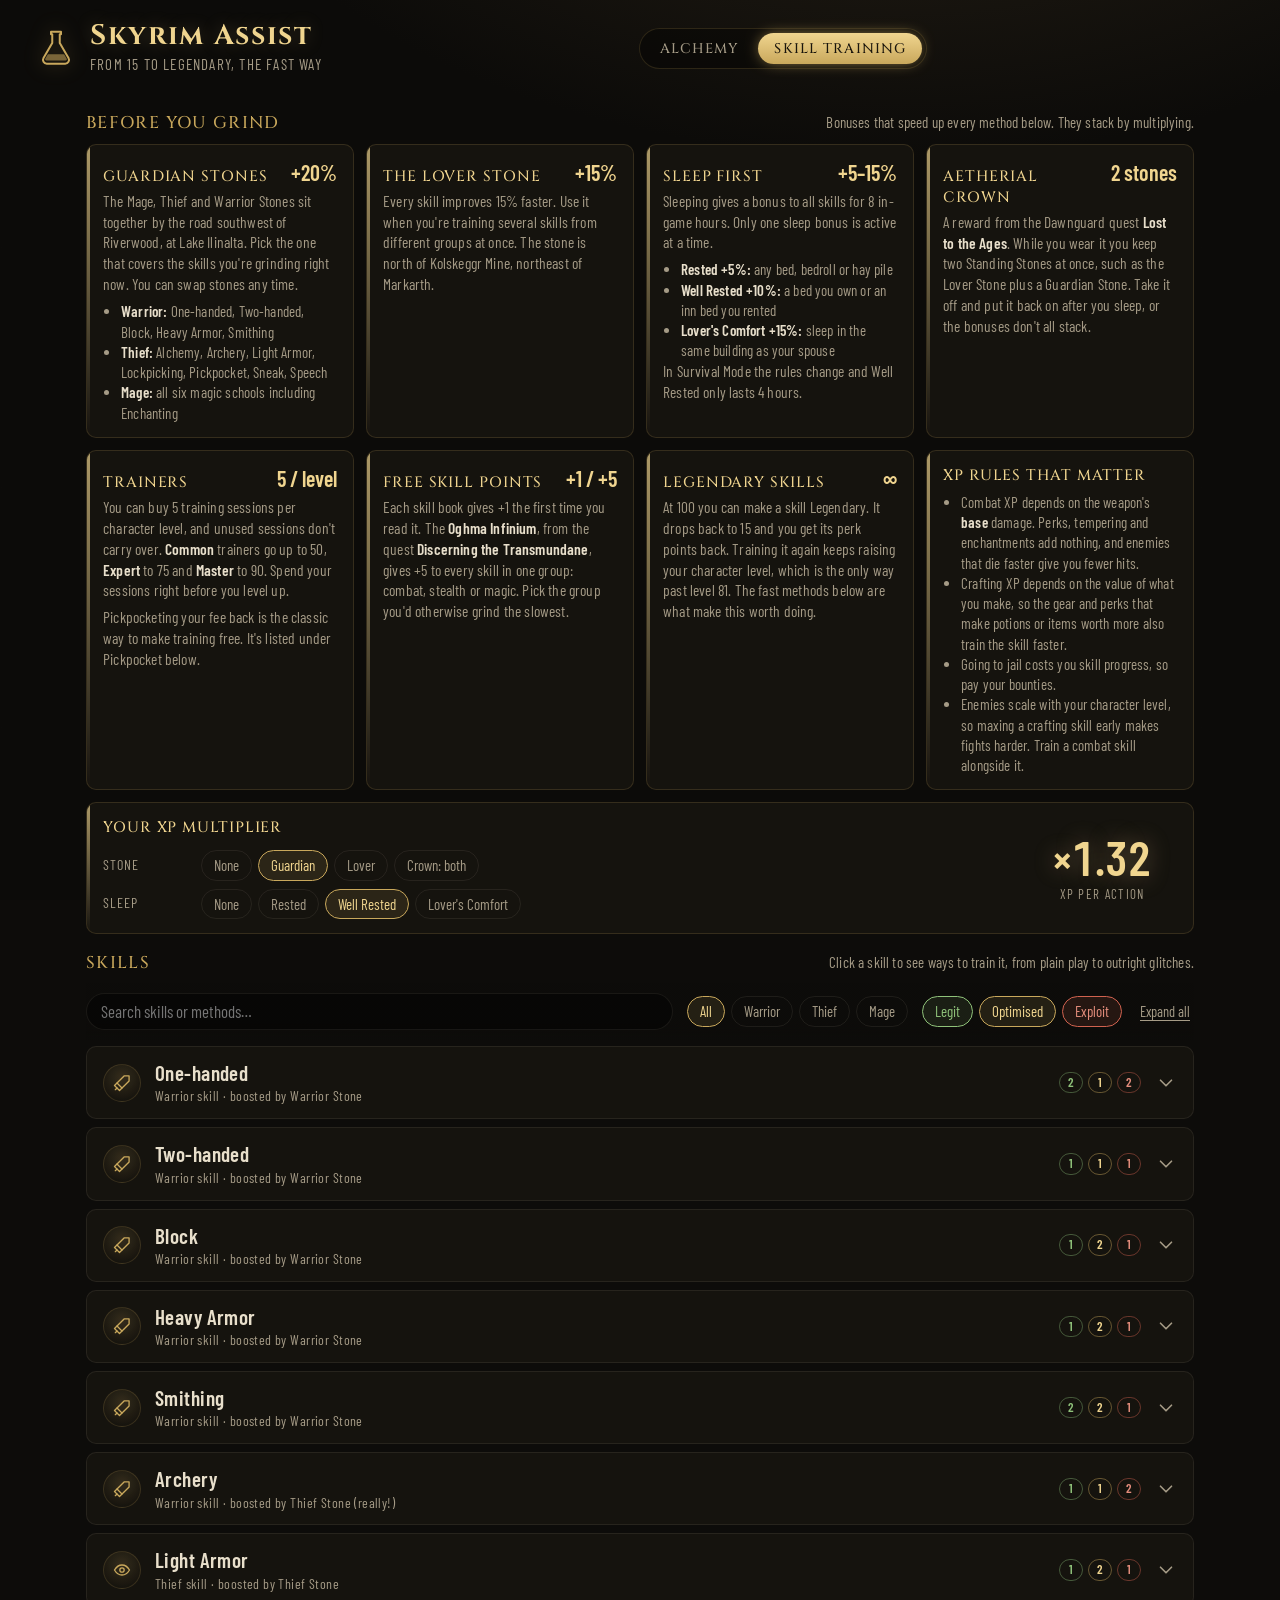
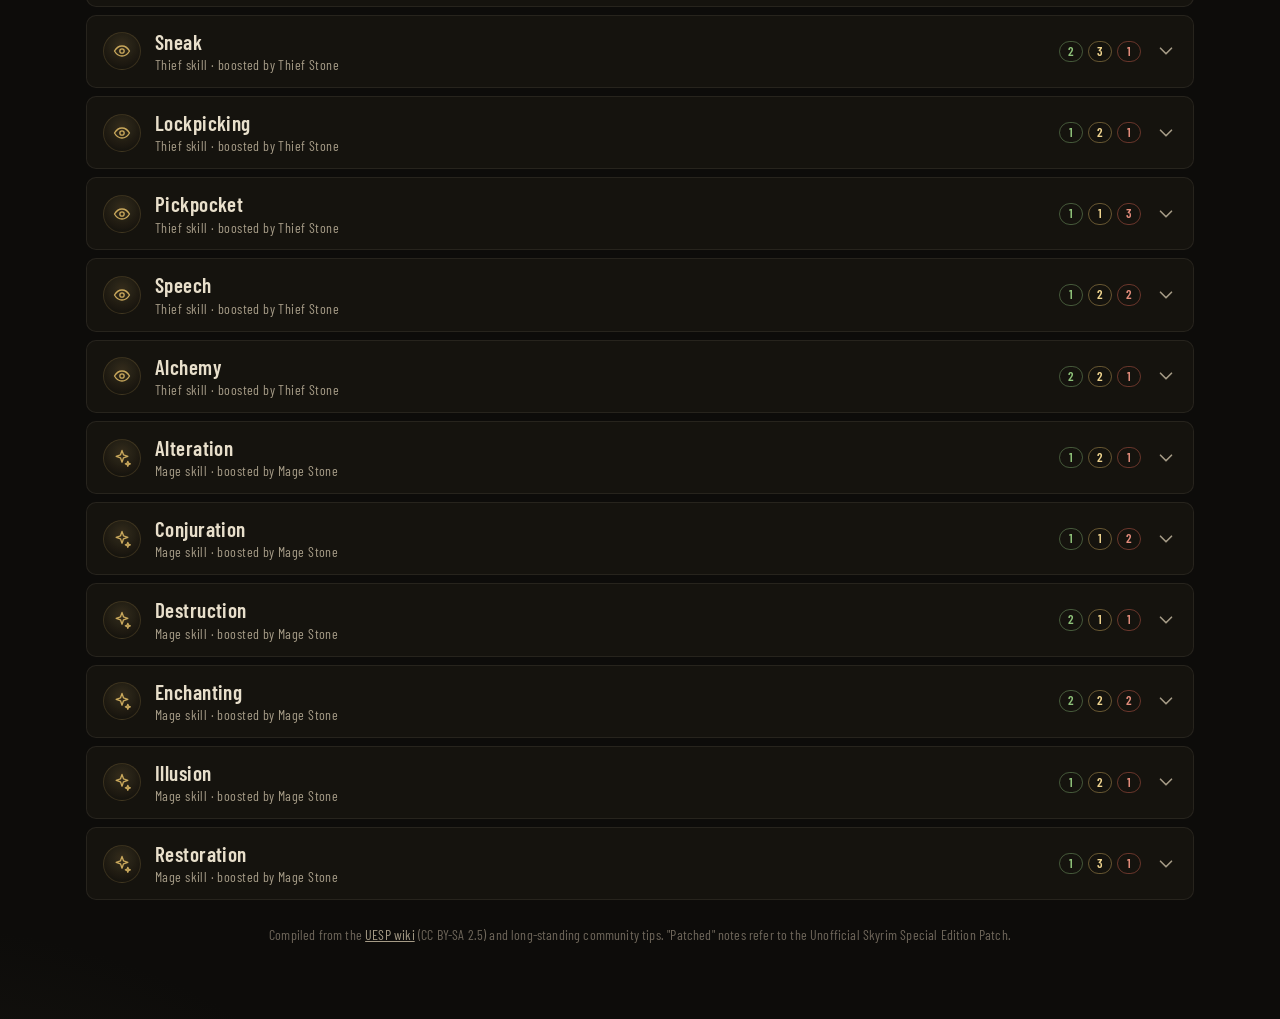
<file: public/skills.html>
<!doctype html>
<html lang="en">
<head>
  <meta charset="utf-8" />
  <meta name="viewport" content="width=device-width, initial-scale=1" />
  <title>Skill Training · Skyrim Assist</title>
  <link rel="icon" href="data:image/svg+xml,%3Csvg xmlns='http://www.w3.org/2000/svg' viewBox='0 0 32 32'%3E%3Cpath d='M12 3h8v2h-1v7l7 12a3 3 0 0 1-2.6 4.5H8.6A3 3 0 0 1 6 24l7-12V5h-1z' fill='%23c9a85c'/%3E%3C/svg%3E" />
  <link rel="preconnect" href="https://fonts.googleapis.com" />
  <link rel="preconnect" href="https://fonts.gstatic.com" crossorigin />
  <link href="https://fonts.googleapis.com/css2?family=Barlow+Condensed:wght@400;500;600&family=Cinzel:wght@500;700&display=swap" rel="stylesheet" />
  <link rel="stylesheet" href="style.css" />
</head>
<body>
  <div class="bg-smoke" aria-hidden="true"></div>

  <header class="top">
    <div class="brand">
      <svg class="brand-icon" viewBox="0 0 32 32" aria-hidden="true"><path d="M12 3h8v2h-1v7l7 12a3 3 0 0 1-2.6 4.5H8.6A3 3 0 0 1 6 24l7-12V5h-1z" fill="none" stroke="currentColor" stroke-width="1.6" stroke-linejoin="round"/><path d="M9.5 21h13l2 3.4a1 1 0 0 1-.9 1.6H8.4a1 1 0 0 1-.9-1.6z" fill="currentColor" opacity=".55"/></svg>
      <div>
        <h1>Skyrim Assist</h1>
        <p class="tagline">From 15 to legendary, the fast way</p>
      </div>
    </div>
    <nav class="tabs" aria-label="Pages">
      <a href="./">Alchemy</a>
      <a href="skills.html" aria-current="page">Skill Training</a>
    </nav>
    <div class="summary"></div>
  </header>

  <main class="skills-page">
    <div class="section-title">
      <h2>Before you grind</h2>
      <p>Bonuses that speed up every method below. They stack by multiplying.</p>
    </div>
    <div class="meta-grid" id="meta"></div>

    <div class="section-title">
      <h2>Skills</h2>
      <p>Click a skill to see ways to train it, from plain play to outright glitches.</p>
    </div>
    <div class="toolbar">
      <input class="search" id="search" type="search" placeholder="Search skills or methods…" aria-label="Search skills or methods" />
      <div class="chips" id="groupChips" role="group" aria-label="Skill group"></div>
      <div class="chips" id="tierChips" role="group" aria-label="Method type"></div>
      <button class="link-btn" id="toggleAll">Expand all</button>
    </div>
    <ul class="skills" id="skills"></ul>
    <div class="no-results" id="noResults" hidden>No skills match that search.</div>

    <p class="page-foot">Compiled from the <a href="https://en.uesp.net/wiki/Skyrim:Skills" target="_blank" rel="noopener">UESP wiki</a> (CC BY-SA 2.5) and long-standing community tips. "Patched" notes refer to the Unofficial Skyrim Special Edition Patch.</p>
  </main>

  <script src="skills.js"></script>
</body>
</html>
</file>
<file: public/style.css>
:root {
  --bg: #0d0c0a;
  --bg-2: #15130f;
  --panel: rgba(24, 21, 17, 0.82);
  --panel-edge: rgba(201, 168, 92, 0.18);
  --line: rgba(232, 222, 200, 0.08);
  --text: #e8dfcb;
  --text-dim: #a59b86;
  --text-faint: #6e665a;
  --gold: #c9a85c;
  --gold-hi: #f0d58f;
  --potion: #6fb7d8;
  --poison: #9ccf6a;
  --danger: #d0624f;
  --ok: #8fc27a;
  --radius: 10px;
  --font-ui: "Barlow Condensed", "Futura Condensed", "Avenir Next Condensed", "Arial Narrow", system-ui, sans-serif;
  --font-head: "Cinzel", "Trajan Pro", Georgia, serif;
  color-scheme: dark;
}

* { box-sizing: border-box; }
[hidden] { display: none !important; }
html, body { margin: 0; }
body {
  min-height: 100vh;
  background: radial-gradient(1200px 700px at 70% -10%, #2a2318 0%, transparent 60%),
              radial-gradient(900px 600px at -10% 110%, #1d1a14 0%, transparent 60%), var(--bg);
  color: var(--text);
  font: 400 17px/1.35 var(--font-ui);
  letter-spacing: 0.01em;
  -webkit-font-smoothing: antialiased;
}
.bg-smoke {
  position: fixed; inset: 0; pointer-events: none; z-index: 0; opacity: .35;
  background: url("data:image/svg+xml,%3Csvg xmlns='http://www.w3.org/2000/svg' width='240' height='240'%3E%3Cfilter id='n'%3E%3CfeTurbulence type='fractalNoise' baseFrequency='.8' numOctaves='3' stitchTiles='stitch'/%3E%3CfeColorMatrix values='0 0 0 0 0 0 0 0 0 0 0 0 0 0 0 0 0 0 .06 0'/%3E%3C/filter%3E%3Crect width='100%25' height='100%25' filter='url(%23n)'/%3E%3C/svg%3E");
}
button, input, select { font: inherit; color: inherit; }
kbd { font: 600 12px/1 var(--font-ui); border: 1px solid var(--line); border-bottom-width: 2px; border-radius: 4px; padding: 2px 5px; color: var(--text-dim); }
.muted { color: var(--text-dim); font-weight: 400; }
.small { font-size: 14px; }

/* ---------- header ---------- */
.top {
  position: relative; z-index: 1;
  display: flex; align-items: center; justify-content: space-between; gap: 16px; flex-wrap: wrap;
  padding: 22px clamp(16px, 3vw, 36px) 10px;
}
.brand { display: flex; align-items: center; gap: 14px; }
.brand-icon { width: 40px; height: 40px; color: var(--gold); filter: drop-shadow(0 0 10px rgba(201,168,92,.35)); }
h1 { margin: 0; font: 700 28px/1 var(--font-head); letter-spacing: .06em; color: var(--gold-hi);
  text-shadow: 0 0 18px rgba(240, 213, 143, .25); }
.tagline { margin: 4px 0 0; color: var(--text-dim); font-size: 15px; letter-spacing: .08em; text-transform: uppercase; }
.summary { display: flex; gap: 22px; }
.stat { text-align: right; }
.stat b { display: block; font: 600 26px/1 var(--font-ui); color: var(--gold-hi); font-variant-numeric: tabular-nums; }
.stat span { font-size: 13px; color: var(--text-dim); text-transform: uppercase; letter-spacing: .1em; }

/* ---------- layout ---------- */
.layout {
  position: relative; z-index: 1;
  display: grid; grid-template-columns: minmax(300px, 380px) 1fr; gap: 18px;
  padding: 10px clamp(16px, 3vw, 36px) 110px; align-items: start;
}
@media (max-width: 860px) { .layout { grid-template-columns: 1fr; } }
.panel {
  background: var(--panel); border: 1px solid var(--panel-edge); border-radius: var(--radius);
  padding: 16px; backdrop-filter: blur(6px);
  box-shadow: 0 1px 0 rgba(255,255,255,.03) inset, 0 20px 50px -30px #000;
}
.side { position: sticky; top: 12px; max-height: calc(100vh - 24px); display: flex; flex-direction: column; }
@media (max-width: 860px) { .side { position: static; max-height: none; } .inventory { max-height: 45vh; } }
h2 { margin: 0; font: 500 17px/1.2 var(--font-head); letter-spacing: .08em; color: var(--gold); text-transform: uppercase; }
.panel-head { display: flex; align-items: center; justify-content: space-between; gap: 10px; margin: 14px 0 6px; flex-wrap: wrap; }
.hint { margin: 0 0 8px; font-size: 13.5px; color: var(--text-faint); }
.lock-glyph { filter: grayscale(1); font-size: 11px; }

/* ---------- dropzone ---------- */
.dropzone {
  position: relative; border: 1.5px dashed rgba(201,168,92,.35); border-radius: var(--radius);
  padding: 18px 14px; text-align: center; cursor: pointer; outline: none;
  transition: border-color .2s, background .2s, transform .2s;
  background: linear-gradient(180deg, rgba(201,168,92,.05), transparent);
}
.dropzone svg { width: 28px; height: 28px; color: var(--gold); }
.dropzone:hover, .dropzone:focus-visible { border-color: var(--gold); background: rgba(201,168,92,.08); }
.dropzone.drag { border-color: var(--gold-hi); background: rgba(240,213,143,.12); transform: scale(1.015); }
.dz-title { font-weight: 600; font-size: 18px; margin-top: 2px; }
.dz-sub { font-size: 14px; color: var(--text-dim); }

.uploads { display: flex; flex-direction: column; gap: 6px; margin-top: 8px; }
.upload {
  display: grid; grid-template-columns: 44px 1fr; gap: 10px; align-items: center;
  padding: 6px; border-radius: 8px; background: rgba(255,255,255,.025); border: 1px solid var(--line);
  animation: rise .35s ease both; font-size: 14.5px;
}
.upload img { width: 44px; height: 32px; object-fit: cover; border-radius: 4px; opacity: .85; }
.upload .u-name { white-space: nowrap; overflow: hidden; text-overflow: ellipsis; color: var(--text-dim); }
.upload .u-res { color: var(--text); }
.upload .u-res .new { color: var(--ok); }
.upload .u-res .upd { color: var(--gold-hi); }
.upload.err .u-res { color: var(--danger); }
.upload .spinner { display: inline-block; width: 12px; height: 12px; border: 2px solid var(--gold); border-right-color: transparent; border-radius: 50%; animation: spin .8s linear infinite; vertical-align: -1px; margin-right: 6px; }
.ocr-note { margin-top: 8px; font-size: 13.5px; color: var(--text-dim); border-left: 2px solid var(--gold); padding-left: 8px; }

/* ---------- inventory ---------- */
.add-form { display: flex; gap: 4px; }
.add-form input { background: rgba(0,0,0,.35); border: 1px solid var(--line); border-radius: 6px; padding: 4px 8px; min-width: 0; }
.add-form #addName { width: 150px; }
.add-form #addCount { width: 52px; }
.inventory { list-style: none; margin: 0; padding: 0 4px 0 0; overflow-y: auto; flex: 1; min-height: 80px; }
.inventory:empty::after { content: "Nothing yet."; color: var(--text-faint); display: block; padding: 10px 2px; }
.inv {
  position: relative; display: grid; grid-template-columns: 1fr auto auto auto; align-items: center; gap: 8px;
  padding: 5px 8px; border-radius: 6px; border-bottom: 1px solid var(--line);
  transition: background .25s, opacity .4s, color .4s;
}
.inv:hover { background: rgba(255,255,255,.035); }
.inv .nm { position: relative; justify-self: start; white-space: nowrap; overflow: hidden; text-overflow: ellipsis; max-width: 100%; }
.inv .nm::after { /* animated strike-through */
  content: ""; position: absolute; left: 0; top: 52%; height: 1.5px; width: 0; background: currentColor;
  transition: width .5s cubic-bezier(.6,.1,.2,1) .15s;
}
.inv .cnt { font-variant-numeric: tabular-nums; font-weight: 600; min-width: 36px; text-align: right; cursor: text; padding: 0 4px; border-radius: 4px; }
.inv .cnt:hover { background: rgba(255,255,255,.06); }
.inv .cnt s { color: var(--text-faint); font-weight: 400; margin-right: 4px; }
.inv .cnt input { width: 56px; background: #000; border: 1px solid var(--gold); border-radius: 4px; text-align: right; padding: 0 4px; }
.inv .tag { font-size: 12px; color: var(--text-faint); text-transform: uppercase; letter-spacing: .08em; }
.inv .acts { display: flex; gap: 2px; opacity: 0; transition: opacity .15s; }
.inv:hover .acts, .inv.reserved .acts { opacity: 1; }
.icon-btn { background: none; border: 0; padding: 2px 4px; cursor: pointer; color: var(--text-faint); border-radius: 4px; line-height: 1; font-size: 13px; }
.icon-btn:hover { color: var(--text); background: rgba(255,255,255,.08); }
.inv.reserved .lock { color: var(--gold); }
.inv.reserved .nm { color: var(--text-dim); font-style: italic; }
.inv.unused .nm { color: var(--text-dim); }
.inv.depleted { opacity: .45; }
.inv.depleted .nm, .inv.depleted .cnt { color: var(--text-faint); }
.inv.depleted .nm::after { width: 100%; }
.inv.hl { background: rgba(201,168,92,.14); }
.inv.hl .nm { color: var(--gold-hi); }
.inv.flash-new { animation: flashNew 1.6s ease; }
.inv.flash-upd { animation: flashUpd 1.6s ease; }
.inv.consume .cnt { animation: tick .6s ease; }

/* ---------- settings ---------- */
.settings { border: 1px solid var(--line); border-radius: 8px; background: rgba(0,0,0,.2); }
.settings summary { cursor: pointer; list-style: none; display: flex; justify-content: space-between; gap: 10px; padding: 10px 12px; font: 500 15px var(--font-head); letter-spacing: .08em; color: var(--gold); text-transform: uppercase; }
.settings summary::-webkit-details-marker, .crafted summary::-webkit-details-marker { display: none; }
.settings summary::before, .crafted summary::before { content: "›"; display: inline-block; margin-right: 8px; transition: transform .2s; }
.settings[open] summary::before, .crafted[open] summary::before { transform: rotate(90deg); }
.settings summary > span:first-child { flex: 1; }
.settings-brief { font: 400 15px var(--font-ui); color: var(--text-dim); text-transform: none; letter-spacing: 0; text-align: right; }
.settings-grid { display: grid; grid-template-columns: repeat(auto-fit, minmax(170px, 1fr)); gap: 12px 18px; padding: 4px 14px 14px; }
.field { display: flex; flex-direction: column; gap: 4px; font-size: 14.5px; color: var(--text-dim); }
.field.wide { grid-column: 1 / -1; }
.field b { color: var(--gold-hi); font-size: 17px; }
.field input[type=number], .field select { background: rgba(0,0,0,.4); border: 1px solid var(--line); border-radius: 6px; padding: 5px 8px; color: var(--text); }
input[type=range] { accent-color: var(--gold); width: 100%; }
.toggles { grid-column: 1 / -1; display: flex; flex-wrap: wrap; gap: 6px; }
.tog { position: relative; cursor: pointer; }
.tog input { position: absolute; opacity: 0; }
.tog span { display: inline-block; padding: 4px 12px; border-radius: 999px; border: 1px solid var(--line); color: var(--text-dim); transition: all .2s; font-size: 15px; }
.tog input:checked + span { border-color: var(--gold); color: var(--gold-hi); background: rgba(201,168,92,.12); box-shadow: 0 0 12px -4px var(--gold); }
.tog input:focus-visible + span { outline: 2px solid var(--gold); }

/* ---------- plan ---------- */
.plan-head { margin-top: 18px; }
.plan { list-style: none; margin: 0; padding: 0; display: flex; flex-direction: column; gap: 8px; }
.step {
  position: relative; display: grid; grid-template-columns: auto auto 1fr auto; gap: 14px; align-items: center;
  padding: 12px 14px; border-radius: 9px; border: 1px solid var(--line);
  background: linear-gradient(90deg, rgba(255,255,255,.035), rgba(255,255,255,.01));
  overflow: hidden; transition: border-color .2s, background .2s;
}
.step:hover { border-color: rgba(201,168,92,.35); }
.step.first { border-color: rgba(201,168,92,.45); background: linear-gradient(90deg, rgba(201,168,92,.12), rgba(201,168,92,.02)); }
.step.first::before { content: "Next"; position: absolute; top: 0; right: 0; font-size: 11px; letter-spacing: .14em; text-transform: uppercase; padding: 2px 8px; background: var(--gold); color: #1a150c; border-bottom-left-radius: 6px; font-weight: 600; }
.step.entering { animation: rise .45s cubic-bezier(.2,.8,.2,1) both; }

.check { position: relative; width: 26px; height: 26px; cursor: pointer; }
.check input { position: absolute; inset: 0; opacity: 0; cursor: pointer; margin: 0; }
.check .box { position: absolute; inset: 0; border: 1.5px solid var(--gold); border-radius: 6px; transform: rotate(45deg) scale(.82); transition: background .2s, box-shadow .2s; }
.check:hover .box { box-shadow: 0 0 12px -2px var(--gold); }
.check input:focus-visible + .box { outline: 2px solid var(--gold-hi); outline-offset: 3px; }
.check svg { position: absolute; inset: 3px; width: 20px; height: 20px; stroke: #1a150c; stroke-width: 3; fill: none; stroke-dasharray: 24; stroke-dashoffset: 24; transition: stroke-dashoffset .3s ease .05s; }
.check input:checked + .box { background: var(--gold-hi); }
.check input:checked ~ svg { stroke-dashoffset: 0; }

.flask { width: 34px; height: 40px; flex: none; }
.flask .liquid { transition: fill .3s; }
.step .times { font: 600 15px var(--font-ui); color: var(--gold-hi); background: rgba(0,0,0,.35); border: 1px solid var(--panel-edge); border-radius: 999px; padding: 1px 8px; margin-left: 6px; vertical-align: 2px; }
.step .title { font-size: 19px; font-weight: 600; }
.step.poison .title { color: var(--poison); }
.step.potion .title { color: var(--potion); }
.step .effects { font-size: 14.5px; color: var(--text-dim); margin-top: 1px; }
.step .effects .neg { color: #c58a7a; }
.step .ings { display: flex; flex-wrap: wrap; gap: 5px; margin-top: 6px; }
.chip { font-size: 14.5px; padding: 1px 9px; border-radius: 999px; background: rgba(0,0,0,.35); border: 1px solid var(--line); color: var(--text); position: relative; transition: color .3s, opacity .3s; }
.chip::after { content: ""; position: absolute; left: 6px; right: 6px; top: 52%; height: 1.5px; background: currentColor; transform: scaleX(0); transform-origin: left; transition: transform .4s ease; }
.step.brewing .chip { color: var(--text-faint); }
.step.brewing .chip::after { transform: scaleX(1); }
.step.brewing .chip:nth-child(2)::after { transition-delay: .08s; }
.step.brewing .chip:nth-child(3)::after { transition-delay: .16s; }
.val { text-align: right; font-variant-numeric: tabular-nums; }
.val b { display: block; font-size: 22px; color: var(--gold-hi); font-weight: 600; }
.val span { font-size: 13.5px; color: var(--text-dim); }
.coin { display: inline-block; width: .8em; height: .8em; border-radius: 50%; background: radial-gradient(circle at 35% 35%, #ffe9a8, #c9a85c 55%, #7d6430); margin-left: 4px; vertical-align: -1px; box-shadow: 0 0 6px rgba(240,213,143,.4); }

/* brewing animation */
.step.brewing { border-color: var(--gold-hi); }
.step.brewing::after {
  content: ""; position: absolute; inset: 0; pointer-events: none;
  background: linear-gradient(100deg, transparent 20%, rgba(240,213,143,.35) 45%, rgba(255,255,255,.55) 50%, rgba(240,213,143,.35) 55%, transparent 80%);
  transform: translateX(-100%); animation: sweep .7s ease-out forwards;
}
.step.brewing .flask { animation: bubble .7s ease; }
.step.leaving { animation: leave .55s cubic-bezier(.6,0,.4,1) forwards; }
.spark { position: fixed; width: 6px; height: 6px; border-radius: 50%; pointer-events: none; z-index: 50;
  background: radial-gradient(circle, #fff 0%, var(--gold-hi) 40%, rgba(201,168,92,0) 70%); }

.empty { text-align: center; padding: 40px 10px; color: var(--text-dim); }
.empty-flask { width: 64px; height: 76px; margin: 0 auto 10px; opacity: .5;
  background: url("data:image/svg+xml,%3Csvg xmlns='http://www.w3.org/2000/svg' viewBox='0 0 32 38'%3E%3Cpath d='M12 2h8v2h-1v8l8 14a4 4 0 0 1-3.5 6h-15A4 4 0 0 1 5 26l8-14V4h-1z' fill='none' stroke='%23c9a85c' stroke-width='1.3'/%3E%3C/svg%3E") center/contain no-repeat;
  animation: floaty 3s ease-in-out infinite; }

/* ---------- crafted log ---------- */
.crafted { margin-top: 18px; border-top: 1px solid var(--line); padding-top: 10px; }
.crafted summary { cursor: pointer; list-style: none; font: 500 15px var(--font-head); color: var(--text-dim); letter-spacing: .08em; text-transform: uppercase; }
.crafted-list { list-style: none; padding: 0; margin: 8px 0 0; display: flex; flex-direction: column; gap: 4px; }
.crafted-list li { display: grid; grid-template-columns: 1fr auto auto; gap: 10px; align-items: center; padding: 5px 8px; border-radius: 6px; background: rgba(255,255,255,.02); color: var(--text-dim); font-size: 15px; animation: rise .35s ease both; }
.crafted-list .ci { color: var(--text-faint); text-decoration: line-through; font-size: 14px; }
.crafted-list .cv { color: var(--gold); font-variant-numeric: tabular-nums; }

/* ---------- footer ---------- */
.bottom {
  position: fixed; left: 0; right: 0; bottom: 0; z-index: 5;
  display: flex; justify-content: center; gap: 12px; flex-wrap: wrap;
  padding: 12px 16px calc(12px + env(safe-area-inset-bottom));
  background: linear-gradient(0deg, rgba(13,12,10,.97) 60%, rgba(13,12,10,0));
}
.btn {
  display: inline-flex; align-items: center; gap: 8px; cursor: pointer;
  padding: 8px 16px; border-radius: 8px; border: 1px solid var(--gold);
  background: linear-gradient(180deg, #3a301d, #261f13); color: var(--gold-hi);
  font-weight: 600; letter-spacing: .04em; transition: transform .1s, box-shadow .2s, background .2s;
}
.btn svg { width: 18px; height: 18px; }
.btn:hover { box-shadow: 0 0 16px -4px var(--gold); }
.btn:active { transform: translateY(1px); }
.btn.small { padding: 2px 10px; }
.btn.ghost { background: rgba(0,0,0,.4); border-color: var(--panel-edge); color: var(--text); }
.btn.danger { background: linear-gradient(180deg, #4a2219, #2e140f); border-color: rgba(208,98,79,.6); color: #f2b3a6; }
.btn.danger:hover { box-shadow: 0 0 16px -4px var(--danger); }

.modal { border: 1px solid var(--panel-edge); border-radius: 12px; background: #1a1712; color: var(--text); padding: 20px 22px; max-width: min(420px, calc(100vw - 32px)); }
.modal::backdrop { background: rgba(0,0,0,.6); backdrop-filter: blur(3px); }
.modal h3 { margin: 0 0 6px; font: 500 19px var(--font-head); color: var(--gold-hi); letter-spacing: .05em; }
.modal p { margin: 0 0 16px; color: var(--text-dim); }
.modal-actions { display: flex; justify-content: flex-end; gap: 8px; }
.modal[open] { animation: pop .2s ease; }

.offline { position: fixed; inset: 0; z-index: 100; display: grid; place-items: center; text-align: center; background: rgba(8,7,6,.94); animation: fade .4s ease; padding: 16px; }
.offline h2 { font-size: 26px; margin-bottom: 8px; }
.offline code { color: var(--gold-hi); }
.toast { position: fixed; left: 50%; bottom: 76px; transform: translate(-50%, 20px); opacity: 0; z-index: 60; background: #221d15; border: 1px solid var(--panel-edge); padding: 8px 16px; border-radius: 8px; transition: all .3s; pointer-events: none; max-width: calc(100vw - 32px); }
.toast.show { opacity: 1; transform: translate(-50%, 0); }

/* ---------- keyframes ---------- */
@keyframes spin { to { transform: rotate(360deg); } }
@keyframes rise { from { opacity: 0; transform: translateY(8px); } }
@keyframes fade { from { opacity: 0; } }
@keyframes pop { from { opacity: 0; transform: scale(.96); } }
@keyframes sweep { to { transform: translateX(100%); } }
@keyframes bubble { 0% { transform: none; } 30% { transform: scale(1.18) rotate(-8deg); } 60% { transform: scale(.95) rotate(5deg); } 100% { transform: none; } }
@keyframes leave {
  0% { opacity: 1; transform: none; filter: none; }
  100% { opacity: 0; transform: translateX(40px) scale(.97); filter: blur(4px); }
}
@keyframes tick { 0% { transform: none; } 30% { transform: translateY(-5px); color: var(--gold-hi); } 100% { transform: none; } }
@keyframes flashNew { 0%, 40% { background: rgba(143,194,122,.22); } 100% { background: transparent; } }
@keyframes flashUpd { 0%, 40% { background: rgba(240,213,143,.22); } 100% { background: transparent; } }
@keyframes floaty { 50% { transform: translateY(-6px) rotate(-3deg); } }

@media (prefers-reduced-motion: reduce) {
  *, *::before, *::after { animation-duration: .01ms !important; transition-duration: .01ms !important; }
}
@media (max-width: 560px) {
  .step { grid-template-columns: auto 1fr auto; gap: 10px; }
  .step .flask { display: none; }
  .summary { width: 100%; justify-content: flex-start; }
  .stat { text-align: left; }
  .bottom { flex-wrap: nowrap; gap: 8px; }
  .bottom .btn { flex: 1 1 0; justify-content: center; text-align: center; font-size: 14.5px; padding: 8px 10px; line-height: 1.15; }
  .bottom .btn svg { flex: none; }
}

/* =========================================================
   Navigation (shared)
   ========================================================= */
.tabs { display: flex; gap: 4px; padding: 4px; border: 1px solid var(--panel-edge); border-radius: 999px; background: rgba(0,0,0,.35); }
.tabs a {
  position: relative; padding: 6px 16px; border-radius: 999px; color: var(--text-dim); text-decoration: none;
  font: 500 14px var(--font-head); letter-spacing: .08em; text-transform: uppercase; transition: color .2s, background .2s;
}
.tabs a:hover { color: var(--text); background: rgba(255,255,255,.05); }
.tabs a[aria-current="page"] { color: #1a150c; background: linear-gradient(180deg, var(--gold-hi), var(--gold)); box-shadow: 0 0 16px -4px var(--gold); }
.tabs a:focus-visible { outline: 2px solid var(--gold-hi); outline-offset: 2px; }
@media (max-width: 860px) { .tabs { order: 3; width: 100%; justify-content: center; } .tabs a { flex: 1; text-align: center; padding: 6px 8px; } }

/* =========================================================
   Skill Training page
   ========================================================= */
.skills-page { position: relative; z-index: 1; padding: 10px clamp(16px, 3vw, 36px) 60px; max-width: 1180px; margin: 0 auto; }
.section-title { display: flex; align-items: baseline; justify-content: space-between; gap: 12px; flex-wrap: wrap; margin: 18px 0 10px; }
.section-title p { margin: 0; color: var(--text-dim); font-size: 15px; }

/* meta tips */
.meta-grid { display: grid; grid-template-columns: repeat(auto-fill, minmax(260px, 1fr)); gap: 12px; }
.tip {
  position: relative; padding: 14px 16px 14px; border-radius: var(--radius); border: 1px solid var(--panel-edge);
  background: var(--panel); overflow: hidden; animation: rise .45s ease both;
}
.tip::before { content: ""; position: absolute; inset: 0 auto 0 0; width: 3px; background: linear-gradient(var(--gold-hi), transparent); opacity: .7; }
.tip h3 { margin: 0 0 4px; font: 500 15px var(--font-head); letter-spacing: .06em; color: var(--gold-hi); text-transform: uppercase; display: flex; justify-content: space-between; gap: 8px; align-items: baseline; }
.tip h3 .big { font: 600 22px var(--font-ui); color: var(--gold-hi); letter-spacing: 0; text-transform: none; white-space: nowrap; }
.tip p { margin: 0; color: var(--text-dim); font-size: 15.5px; }
.tip p + p { margin-top: 6px; }
.tip b { color: var(--text); font-weight: 600; }
.tip ul { margin: 6px 0 0; padding-left: 18px; color: var(--text-dim); font-size: 15px; }

/* xp multiplier widget */
.xpcalc { grid-column: 1 / -1; display: grid; grid-template-columns: 1fr auto; gap: 14px 22px; align-items: center; }
.xpcalc .opts { display: flex; flex-direction: column; gap: 8px; }
.xpcalc .row { display: flex; flex-wrap: wrap; gap: 6px; align-items: center; }
.xpcalc .row > span { width: 92px; color: var(--text-dim); font-size: 14px; text-transform: uppercase; letter-spacing: .08em; }
.xpcalc .mult { text-align: center; min-width: 150px; }
.xpcalc .mult b { display: block; font: 600 48px/1 var(--font-ui); color: var(--gold-hi); text-shadow: 0 0 22px rgba(240,213,143,.35); font-variant-numeric: tabular-nums; }
.xpcalc .mult span { color: var(--text-dim); font-size: 13px; text-transform: uppercase; letter-spacing: .1em; }
.xpcalc .mult b.bump { animation: tick .45s ease; }
@media (max-width: 640px) { .xpcalc { grid-template-columns: 1fr; } .xpcalc .row > span { width: 100%; } }

/* toolbar */
.toolbar { position: sticky; top: 0; z-index: 4; display: flex; flex-wrap: wrap; gap: 8px 14px; align-items: center; padding: 10px 0; margin-bottom: 6px;
  background: linear-gradient(180deg, rgba(13,12,10,.96) 70%, rgba(13,12,10,0)); }
.toolbar .search { flex: 1 1 200px; min-width: 0; background: rgba(0,0,0,.4); border: 1px solid var(--line); border-radius: 999px; padding: 6px 14px; }
.toolbar .search:focus { outline: none; border-color: var(--gold); }
.chips { display: flex; flex-wrap: wrap; gap: 6px; }
.chip-btn { cursor: pointer; padding: 4px 12px; border-radius: 999px; border: 1px solid var(--line); background: transparent; color: var(--text-dim); font-size: 15px; transition: all .2s; }
.chip-btn:hover { color: var(--text); border-color: rgba(201,168,92,.35); }
.chip-btn[aria-pressed="true"] { color: var(--gold-hi); border-color: var(--gold); background: rgba(201,168,92,.12); }
.chip-btn.t-legit[aria-pressed="true"] { color: var(--ok); border-color: var(--ok); background: rgba(143,194,122,.1); }
.chip-btn.t-optimised[aria-pressed="true"] { color: var(--gold-hi); border-color: var(--gold); background: rgba(201,168,92,.12); }
.chip-btn.t-exploit[aria-pressed="true"] { color: #e48d7c; border-color: var(--danger); background: rgba(208,98,79,.12); }
.link-btn { background: none; border: 0; color: var(--text-dim); cursor: pointer; text-decoration: underline; text-underline-offset: 3px; font-size: 14.5px; padding: 4px; }
.link-btn:hover { color: var(--gold-hi); }

/* skill rows */
.skills { list-style: none; margin: 0; padding: 0; display: flex; flex-direction: column; gap: 8px; }
.skill { border: 1px solid var(--line); border-radius: var(--radius); background: var(--panel); transition: border-color .25s, box-shadow .25s; animation: rise .4s ease both; }
.skill:hover { border-color: rgba(201,168,92,.3); }
.skill.open { border-color: rgba(201,168,92,.5); box-shadow: 0 0 0 1px rgba(201,168,92,.08), 0 18px 40px -28px rgba(240,213,143,.4); }
.skill-head {
  width: 100%; display: grid; grid-template-columns: auto 1fr auto auto; gap: 14px; align-items: center;
  padding: 12px 16px; background: none; border: 0; cursor: pointer; text-align: left; color: inherit;
}
.skill-head:focus-visible { outline: 2px solid var(--gold); outline-offset: -2px; border-radius: var(--radius); }
.sk-icon { width: 38px; height: 38px; display: grid; place-items: center; border-radius: 50%; border: 1px solid var(--panel-edge); background: radial-gradient(circle at 50% 35%, rgba(201,168,92,.18), rgba(0,0,0,.3)); color: var(--gold); transition: transform .4s cubic-bezier(.2,.8,.2,1), box-shadow .3s; }
.sk-icon svg { width: 20px; height: 20px; }
.skill.open .sk-icon { transform: rotate(-12deg) scale(1.08); box-shadow: 0 0 18px -4px var(--gold); }
.sk-name { font-size: 21px; font-weight: 600; letter-spacing: .02em; }
.sk-sub { display: block; font-size: 14px; color: var(--text-dim); font-weight: 400; }
.sk-counts { display: flex; gap: 5px; }
.sk-counts span { min-width: 24px; text-align: center; font-size: 13px; font-weight: 600; padding: 1px 7px; border-radius: 999px; border: 1px solid; }
.sk-counts .c-legit { color: var(--ok); border-color: rgba(143,194,122,.4); }
.sk-counts .c-optimised { color: var(--gold-hi); border-color: rgba(201,168,92,.45); }
.sk-counts .c-exploit { color: #e48d7c; border-color: rgba(208,98,79,.45); }
.chev { width: 22px; height: 22px; color: var(--text-dim); transition: transform .35s cubic-bezier(.2,.8,.2,1); }
.skill.open .chev { transform: rotate(180deg); color: var(--gold-hi); }
@media (max-width: 560px) { .skill-head { grid-template-columns: auto 1fr auto; } .sk-counts { display: none; } }

.skill-body { display: grid; grid-template-rows: 0fr; transition: grid-template-rows .45s cubic-bezier(.2,.8,.2,1); }
.skill.open .skill-body { grid-template-rows: 1fr; }
.skill-body > .inner { overflow: hidden; min-height: 0; }
.skill-body .pad { padding: 0 16px 16px; }

.methods { list-style: none; margin: 0; padding: 0; display: flex; flex-direction: column; gap: 8px; }
.method {
  position: relative; padding: 11px 14px 12px 16px; border-radius: 8px; background: rgba(0,0,0,.28); border: 1px solid var(--line);
  opacity: 0; transform: translateY(6px); transition: opacity .35s ease, transform .35s ease;
}
.skill.open .method { opacity: 1; transform: none; }
.method::before { content: ""; position: absolute; left: 0; top: 10px; bottom: 10px; width: 3px; border-radius: 3px; }
.method.legit::before { background: var(--ok); }
.method.optimised::before { background: var(--gold); }
.method.exploit::before { background: var(--danger); box-shadow: 0 0 10px var(--danger); }
.m-head { display: flex; flex-wrap: wrap; align-items: center; gap: 6px 10px; margin-bottom: 3px; }
.m-title { font-size: 18px; font-weight: 600; }
.badge { font-size: 11.5px; letter-spacing: .12em; text-transform: uppercase; font-weight: 600; padding: 1px 8px; border-radius: 4px; border: 1px solid; }
.badge.legit { color: var(--ok); border-color: rgba(143,194,122,.45); }
.badge.optimised { color: var(--gold-hi); border-color: rgba(201,168,92,.5); }
.badge.exploit { color: #e48d7c; border-color: rgba(208,98,79,.55); }
.badge.patched { color: var(--text-dim); border-color: var(--line); letter-spacing: .06em; }
.method p { margin: 0; color: var(--text-dim); font-size: 15.5px; }
.method p b, .method li b { color: var(--text); font-weight: 600; }
.method ol, .method ul { margin: 6px 0 0; padding-left: 20px; color: var(--text-dim); font-size: 15px; }
.method li { margin: 2px 0; }
.method a, .tip a { color: var(--gold-hi); }
.method .warn { margin-top: 6px; font-size: 14px; color: #d9a497; }
.skill-foot { display: flex; flex-wrap: wrap; justify-content: space-between; gap: 6px 16px; margin-top: 12px; font-size: 14px; color: var(--text-dim); }
.skill-foot b { color: var(--text); font-weight: 500; }
.skill-foot .lv { color: var(--text-faint); }
.no-results { text-align: center; padding: 30px; color: var(--text-dim); }
.page-foot { margin-top: 26px; color: var(--text-faint); font-size: 14px; text-align: center; }
.page-foot a { color: var(--text-dim); }
.method p + p { margin-top: 6px; }
.skill { scroll-margin-top: 72px; }
</file>
